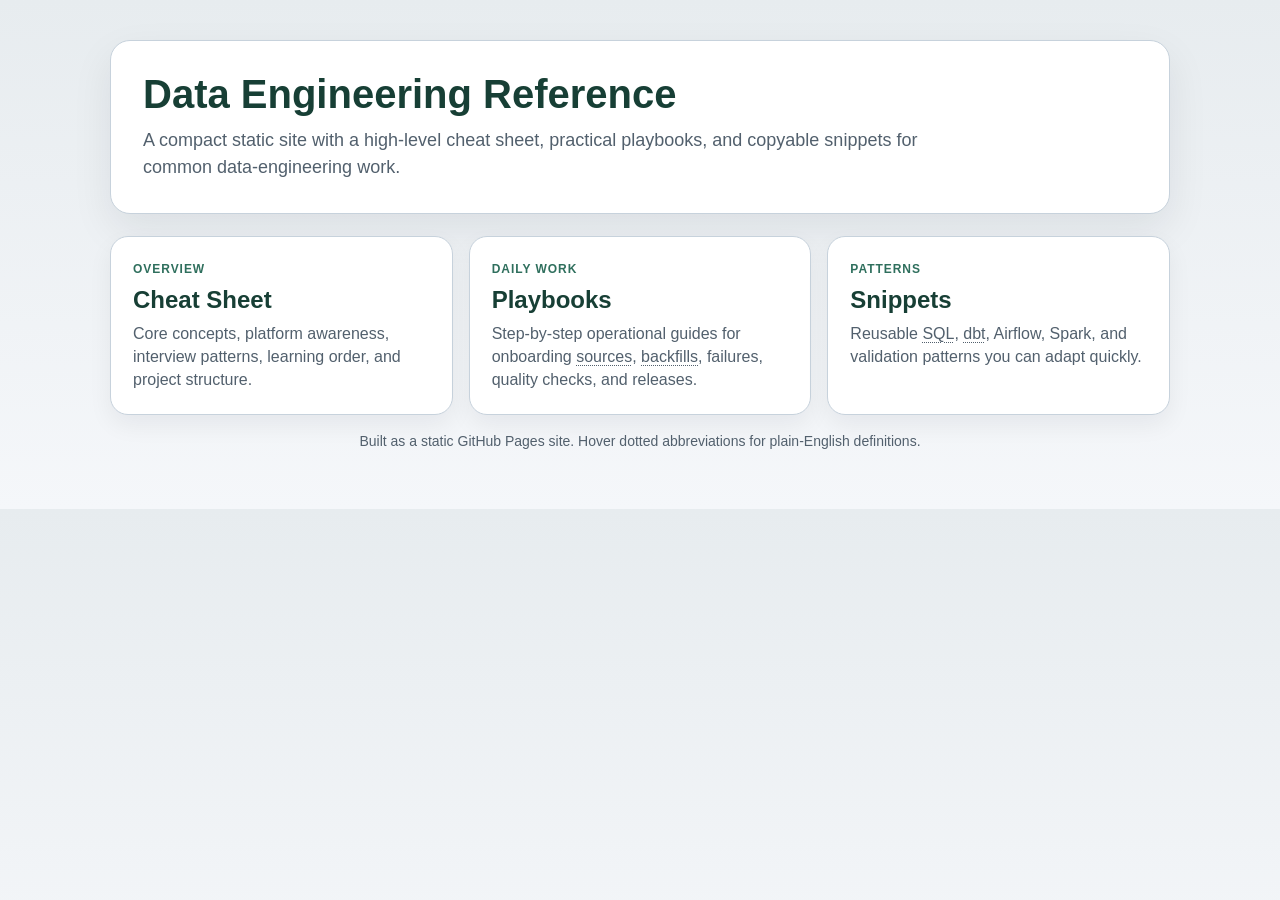
<file: index.html>
<!doctype html>
<html lang="en">
<head>
  <meta charset="utf-8" />
  <meta name="viewport" content="width=device-width, initial-scale=1" />
  <title>Data Engineering Reference</title>
  <link rel="stylesheet" href="tooltip-acronyms.css" />
  <style>
    :root {
      --bg: #edf1f5;
      --panel: #ffffff;
      --ink: #1f2933;
      --muted: #52606d;
      --accent: #173f35;
      --accent-2: #2f6f5d;
      --border: #c7d2dc;
    }

    * { box-sizing: border-box; }

    body {
      margin: 0;
      font-family: -apple-system, BlinkMacSystemFont, "Segoe UI", sans-serif;
      background: linear-gradient(180deg, #e7ecef, #f5f7fa);
      color: var(--ink);
    }

    .wrap {
      max-width: 1100px;
      margin: 0 auto;
      padding: 40px 20px 60px;
    }

    .hero {
      background: var(--panel);
      border: 1px solid var(--border);
      border-radius: 20px;
      padding: 32px;
      box-shadow: 0 16px 40px rgba(15, 23, 42, 0.08);
      margin-bottom: 22px;
    }

    h1 {
      margin: 0 0 12px;
      font-size: 40px;
      line-height: 1.05;
      color: var(--accent);
    }

    .hero p {
      margin: 0;
      font-size: 18px;
      line-height: 1.5;
      color: var(--muted);
      max-width: 800px;
    }

    .grid {
      display: grid;
      grid-template-columns: repeat(auto-fit, minmax(260px, 1fr));
      gap: 16px;
    }

    .card {
      display: block;
      text-decoration: none;
      color: inherit;
      background: var(--panel);
      border: 1px solid var(--border);
      border-radius: 18px;
      padding: 22px;
      box-shadow: 0 10px 24px rgba(15, 23, 42, 0.06);
      transition: transform 120ms ease, box-shadow 120ms ease, border-color 120ms ease;
    }

    .card:hover {
      transform: translateY(-2px);
      box-shadow: 0 16px 28px rgba(15, 23, 42, 0.10);
      border-color: var(--accent-2);
    }

    .eyebrow {
      display: inline-block;
      font-size: 12px;
      font-weight: 700;
      letter-spacing: 0.08em;
      text-transform: uppercase;
      color: var(--accent-2);
      margin-bottom: 10px;
    }

    .card h2 {
      margin: 0 0 8px;
      font-size: 24px;
      color: var(--accent);
    }

    .card p {
      margin: 0;
      line-height: 1.45;
      color: var(--muted);
    }

    .footer {
      margin-top: 18px;
      color: var(--muted);
      font-size: 14px;
      text-align: center;
    }
  </style>
  <script defer src="tooltip-acronyms.js"></script>
</head>
<body>
  <div class="wrap">
    <section class="hero">
      <h1>Data Engineering Reference</h1>
      <p>
        A compact static site with a high-level cheat sheet, practical playbooks,
        and copyable snippets for common data-engineering work.
      </p>
    </section>

    <section class="grid">
      <a class="card" href="data_engineer_cheatsheet.html">
        <div class="eyebrow">Overview</div>
        <h2>Cheat Sheet</h2>
        <p>Core concepts, platform awareness, interview patterns, learning order, and project structure.</p>
      </a>

      <a class="card" href="data_engineer_playbooks.html">
        <div class="eyebrow">Daily Work</div>
        <h2>Playbooks</h2>
        <p>Step-by-step operational guides for onboarding sources, backfills, failures, quality checks, and releases.</p>
      </a>

      <a class="card" href="data_engineer_snippets.html">
        <div class="eyebrow">Patterns</div>
        <h2>Snippets</h2>
        <p>Reusable SQL, dbt, Airflow, Spark, and validation patterns you can adapt quickly.</p>
      </a>
    </section>

    <div class="footer">
      Built as a static GitHub Pages site. Hover dotted abbreviations for plain-English definitions.
    </div>
  </div>
</body>
</html>
</file>
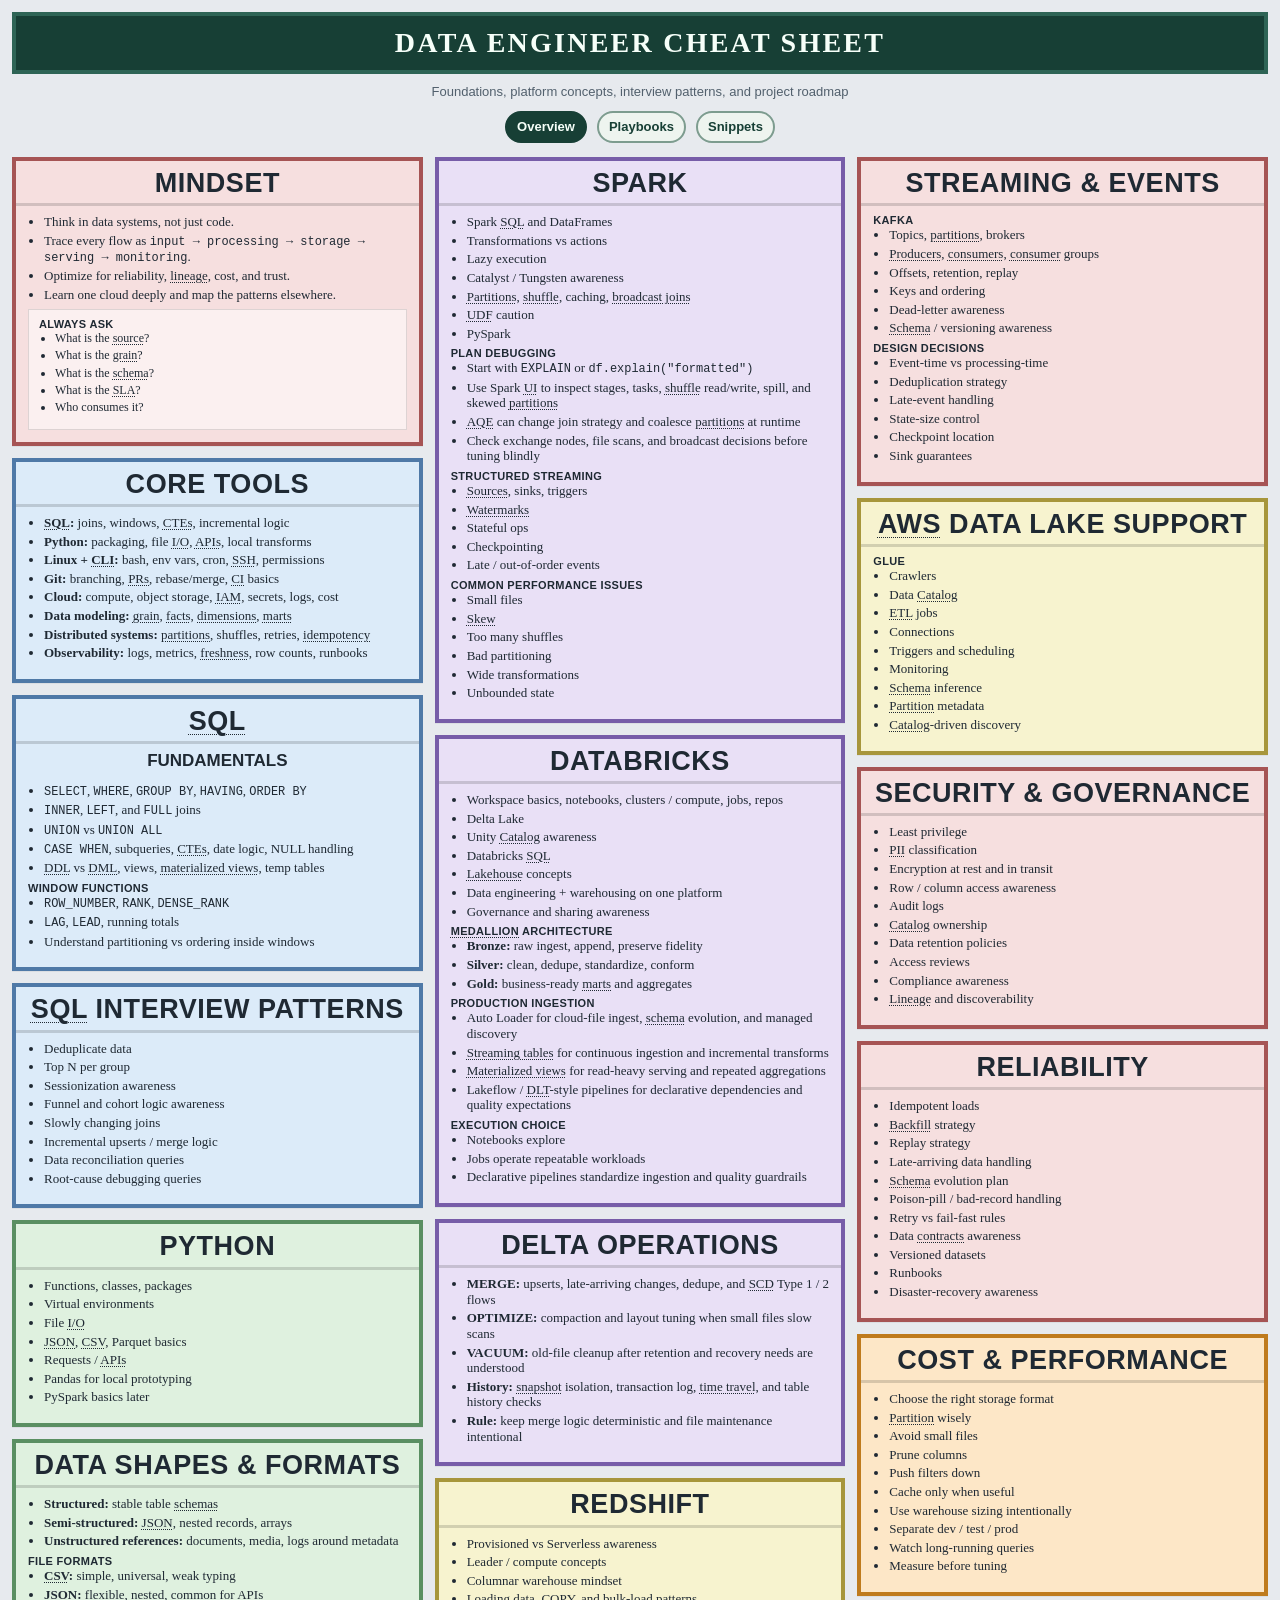
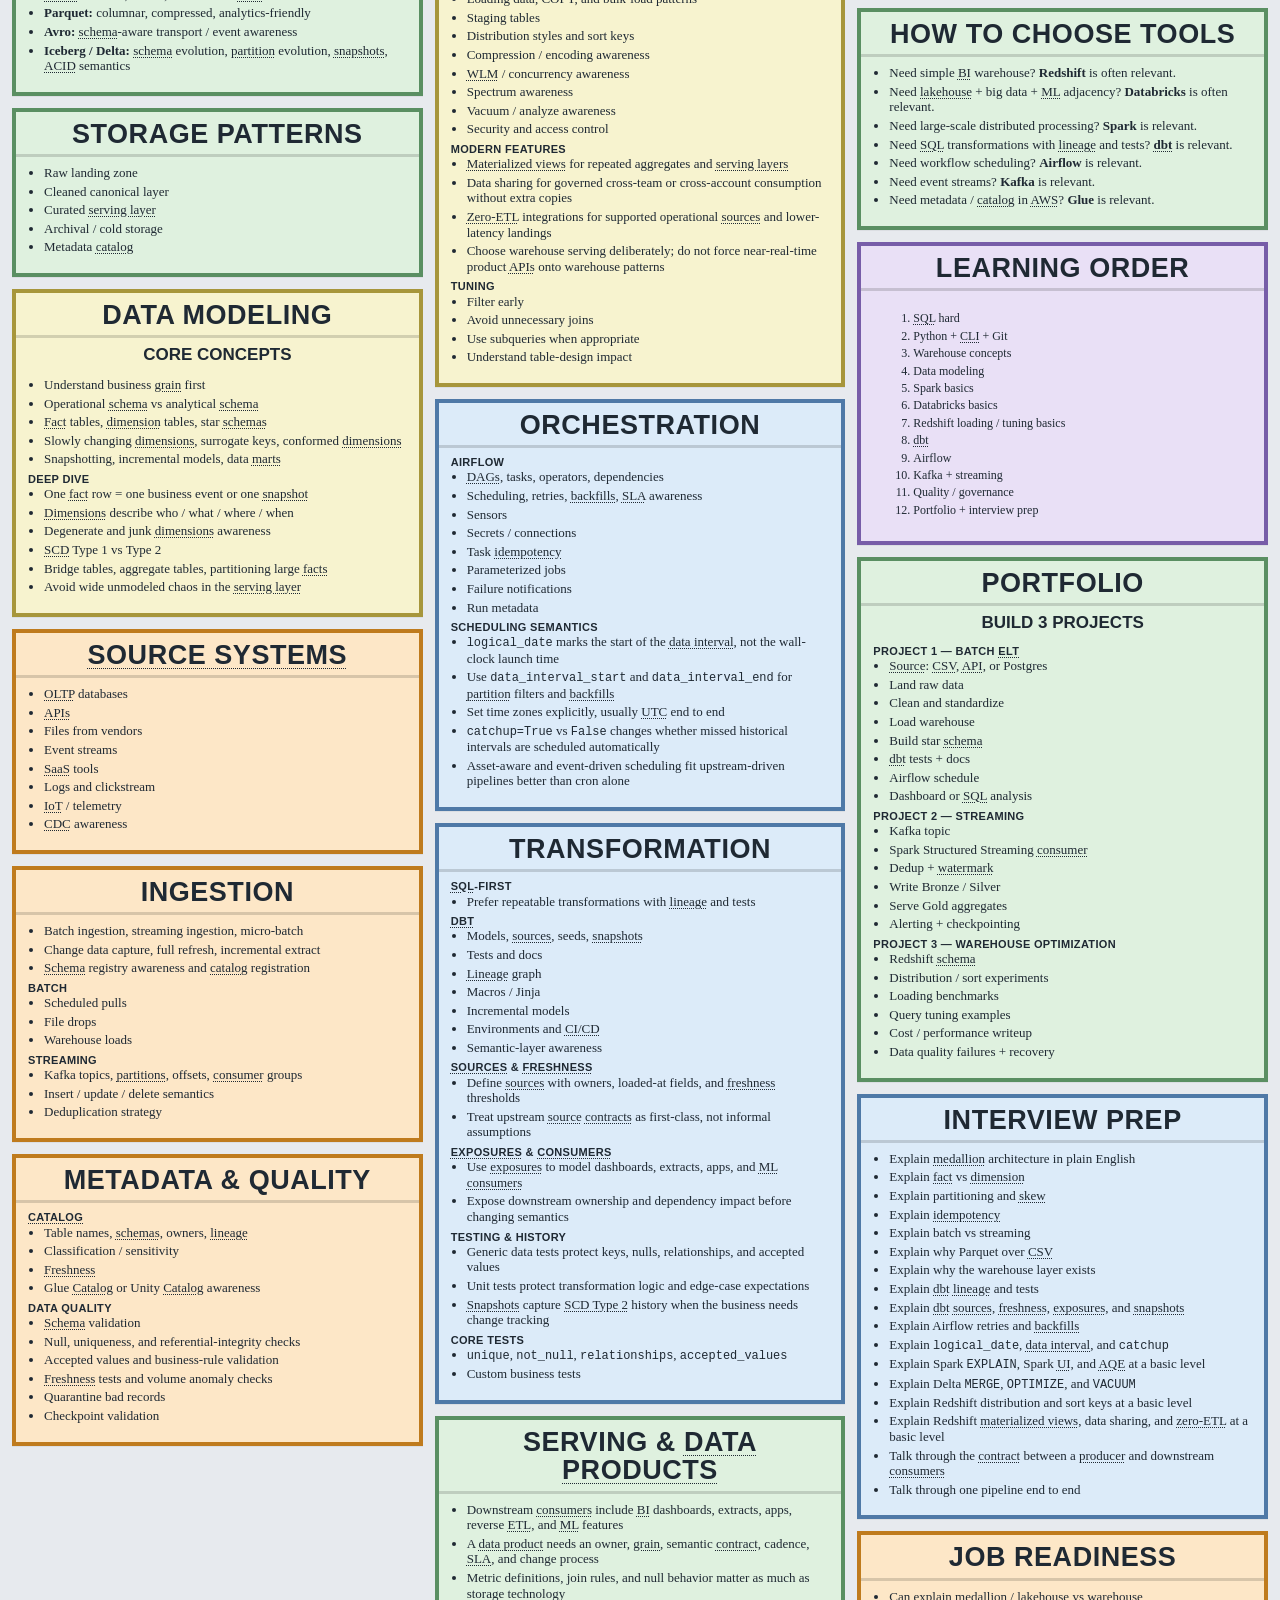
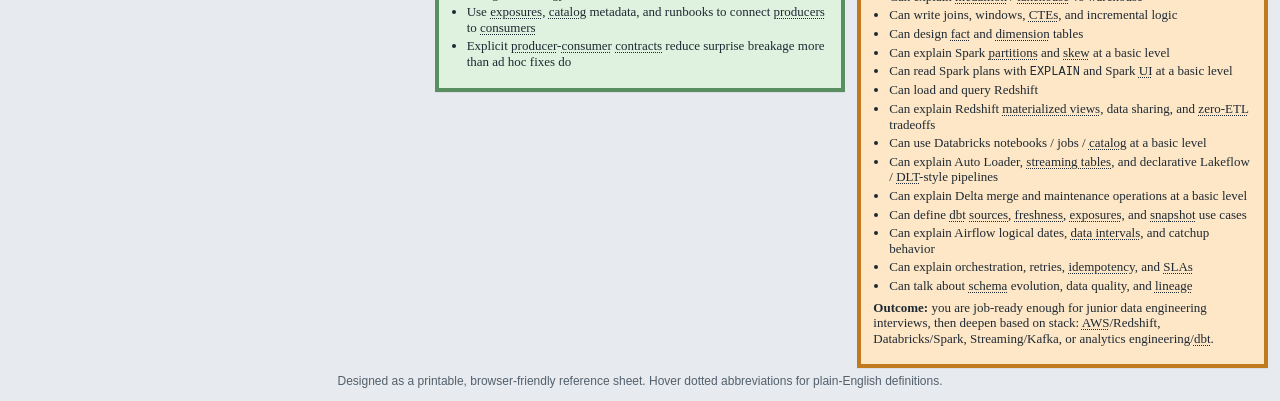
<file: data_engineer_cheatsheet.html>
<!doctype html>
<html lang="en">
<head>
  <meta charset="utf-8" />
  <meta name="viewport" content="width=device-width, initial-scale=1" />
  <title>Data Engineer Cheat Sheet</title>
  <link rel="stylesheet" href="tooltip-acronyms.css" />
  <style>
    :root {
      --paper: #fdfcf7;
      --ink: #1f2933;
      --muted: #52606d;
      --border: #b8c1cc;
      --title-bg: #173f35;
      --title-fg: #f6fff9;
      --green: #dff1df;
      --green-border: #5a8f62;
      --blue: #dcebf9;
      --blue-border: #4f79a7;
      --orange: #fde7c7;
      --orange-border: #bf7b1d;
      --red: #f6dfdf;
      --red-border: #a65454;
      --yellow: #f7f3cf;
      --yellow-border: #a7963b;
      --purple: #e9e0f6;
      --purple-border: #775da8;
    }

    * {
      box-sizing: border-box;
    }

    body {
      margin: 0;
      background: #e7eaee;
      color: var(--ink);
      font-family: Georgia, "Times New Roman", serif;
      line-height: 1.2;
    }

    .page {
      max-width: 1600px;
      margin: 0 auto;
      padding: 12px;
    }

    .banner {
      background: var(--title-bg);
      color: var(--title-fg);
      border: 4px solid #2e6455;
      padding: 10px 14px;
      text-align: center;
      text-transform: uppercase;
      letter-spacing: 0.08em;
      font-weight: 700;
      font-size: 28px;
      margin-bottom: 12px;
    }

    .subtitle {
      text-align: center;
      font-family: -apple-system, BlinkMacSystemFont, "Segoe UI", sans-serif;
      color: var(--muted);
      font-size: 13px;
      margin: -2px 0 12px;
    }

    .nav {
      display: flex;
      flex-wrap: wrap;
      justify-content: center;
      gap: 10px;
      margin: 0 0 14px;
      font-family: -apple-system, BlinkMacSystemFont, "Segoe UI", sans-serif;
    }

    .nav a {
      text-decoration: none;
      color: #173f35;
      background: #eef4ef;
      border: 2px solid #7d9c8f;
      padding: 6px 10px;
      border-radius: 999px;
      font-size: 13px;
      font-weight: 600;
    }

    .nav a.active {
      background: #173f35;
      color: #f6fff9;
      border-color: #173f35;
    }

    .sheet {
      column-count: 4;
      column-gap: 12px;
    }

    .box {
      break-inside: avoid;
      margin: 0 0 12px;
      border: 4px solid var(--border);
      background: white;
      box-shadow: 0 1px 0 rgba(0, 0, 0, 0.05);
    }

    .box.blue { border-color: var(--blue-border); background: var(--blue); }
    .box.green { border-color: var(--green-border); background: var(--green); }
    .box.orange { border-color: var(--orange-border); background: var(--orange); }
    .box.red { border-color: var(--red-border); background: var(--red); }
    .box.yellow { border-color: var(--yellow-border); background: var(--yellow); }
    .box.purple { border-color: var(--purple-border); background: var(--purple); }

    .box h2 {
      margin: 0;
      padding: 8px 10px 6px;
      border-bottom: 3px solid rgba(0, 0, 0, 0.15);
      font-family: Arial, Helvetica, sans-serif;
      font-size: 27px;
      line-height: 1.05;
      text-transform: uppercase;
      letter-spacing: 0.02em;
      text-align: center;
    }

    .box h3 {
      margin: 0;
      padding: 8px 10px 4px;
      font-family: Arial, Helvetica, sans-serif;
      font-size: 17px;
      line-height: 1.1;
      text-transform: uppercase;
      text-align: center;
    }

    .box .content {
      padding: 8px 12px 12px;
      font-size: 13px;
    }

    .content p {
      margin: 0 0 6px;
    }

    .content ul {
      margin: 0 0 6px 16px;
      padding: 0;
    }

    .content li {
      margin: 0 0 3px;
    }

    .label {
      font-weight: 700;
      text-transform: uppercase;
      letter-spacing: 0.03em;
      font-size: 11px;
      font-family: Arial, Helvetica, sans-serif;
    }

    .tiny {
      font-size: 12px;
    }

    .question-list {
      margin: 6px 0 0;
      padding: 8px 10px;
      background: rgba(255, 255, 255, 0.55);
      border: 1px solid rgba(0, 0, 0, 0.12);
    }

    code {
      font-family: "SFMono-Regular", Consolas, "Liberation Mono", Menlo, monospace;
      font-size: 0.92em;
    }

    .footer {
      margin-top: 6px;
      text-align: center;
      color: var(--muted);
      font-family: -apple-system, BlinkMacSystemFont, "Segoe UI", sans-serif;
      font-size: 12px;
    }

    @media (max-width: 1400px) {
      .sheet { column-count: 3; }
    }

    @media (max-width: 1000px) {
      .sheet { column-count: 2; }
    }

    @media (max-width: 700px) {
      .sheet { column-count: 1; }
      .box h2 { font-size: 22px; }
    }

    @media print {
      @page {
        size: 11in 17in portrait;
        margin: 0.32in;
      }

      body {
        background: white;
      }

      .page {
        max-width: none;
        padding: 0;
      }

      .sheet {
        column-count: 4;
      }
    }
  </style>
  <script defer src="tooltip-acronyms.js"></script>
</head>
<body>
  <div class="page">
    <div class="banner">Data Engineer Cheat Sheet</div>
    <div class="subtitle">Foundations, platform concepts, interview patterns, and project roadmap</div>
    <nav class="nav">
      <a class="active" href="data_engineer_cheatsheet.html">Overview</a>
      <a href="data_engineer_playbooks.html">Playbooks</a>
      <a href="data_engineer_snippets.html">Snippets</a>
    </nav>

    <div class="sheet">
      <section class="box red">
        <h2>Mindset</h2>
        <div class="content">
          <ul>
            <li>Think in data systems, not just code.</li>
            <li>Trace every flow as <code>input → processing → storage → serving → monitoring</code>.</li>
            <li>Optimize for reliability, lineage, cost, and trust.</li>
            <li>Learn one cloud deeply and map the patterns elsewhere.</li>
          </ul>
          <div class="question-list tiny">
            <div class="label">Always Ask</div>
            <ul>
              <li>What is the source?</li>
              <li>What is the grain?</li>
              <li>What is the schema?</li>
              <li>What is the SLA?</li>
              <li>Who consumes it?</li>
            </ul>
          </div>
        </div>
      </section>

      <section class="box blue">
        <h2>Core Tools</h2>
        <div class="content">
          <ul>
            <li><strong>SQL:</strong> joins, windows, CTEs, incremental logic</li>
            <li><strong>Python:</strong> packaging, file I/O, APIs, local transforms</li>
            <li><strong>Linux + CLI:</strong> bash, env vars, cron, SSH, permissions</li>
            <li><strong>Git:</strong> branching, PRs, rebase/merge, CI basics</li>
            <li><strong>Cloud:</strong> compute, object storage, IAM, secrets, logs, cost</li>
            <li><strong>Data modeling:</strong> grain, facts, dimensions, marts</li>
            <li><strong>Distributed systems:</strong> partitions, shuffles, retries, idempotency</li>
            <li><strong>Observability:</strong> logs, metrics, freshness, row counts, runbooks</li>
          </ul>
        </div>
      </section>

      <section class="box blue">
        <h2>SQL</h2>
        <h3>Fundamentals</h3>
        <div class="content">
          <ul>
            <li><code>SELECT</code>, <code>WHERE</code>, <code>GROUP BY</code>, <code>HAVING</code>, <code>ORDER BY</code></li>
            <li><code>INNER</code>, <code>LEFT</code>, and <code>FULL</code> joins</li>
            <li><code>UNION</code> vs <code>UNION ALL</code></li>
            <li><code>CASE WHEN</code>, subqueries, CTEs, date logic, NULL handling</li>
            <li>DDL vs DML, views, materialized views, temp tables</li>
          </ul>
          <div class="label">Window Functions</div>
          <ul>
            <li><code>ROW_NUMBER</code>, <code>RANK</code>, <code>DENSE_RANK</code></li>
            <li><code>LAG</code>, <code>LEAD</code>, running totals</li>
            <li>Understand partitioning vs ordering inside windows</li>
          </ul>
        </div>
      </section>

      <section class="box blue">
        <h2>SQL Interview Patterns</h2>
        <div class="content">
          <ul>
            <li>Deduplicate data</li>
            <li>Top N per group</li>
            <li>Sessionization awareness</li>
            <li>Funnel and cohort logic awareness</li>
            <li>Slowly changing joins</li>
            <li>Incremental upserts / merge logic</li>
            <li>Data reconciliation queries</li>
            <li>Root-cause debugging queries</li>
          </ul>
        </div>
      </section>

      <section class="box green">
        <h2>Python</h2>
        <div class="content">
          <ul>
            <li>Functions, classes, packages</li>
            <li>Virtual environments</li>
            <li>File I/O</li>
            <li>JSON, CSV, Parquet basics</li>
            <li>Requests / APIs</li>
            <li>Pandas for local prototyping</li>
            <li>PySpark basics later</li>
          </ul>
        </div>
      </section>

      <section class="box green">
        <h2>Data Shapes & Formats</h2>
        <div class="content">
          <ul>
            <li><strong>Structured:</strong> stable table schemas</li>
            <li><strong>Semi-structured:</strong> JSON, nested records, arrays</li>
            <li><strong>Unstructured references:</strong> documents, media, logs around metadata</li>
          </ul>
          <div class="label">File Formats</div>
          <ul>
            <li><strong>CSV:</strong> simple, universal, weak typing</li>
            <li><strong>JSON:</strong> flexible, nested, common for APIs</li>
            <li><strong>Parquet:</strong> columnar, compressed, analytics-friendly</li>
            <li><strong>Avro:</strong> schema-aware transport / event awareness</li>
            <li><strong>Iceberg / Delta:</strong> schema evolution, partition evolution, snapshots, ACID semantics</li>
          </ul>
        </div>
      </section>

      <section class="box green">
        <h2>Storage Patterns</h2>
        <div class="content">
          <ul>
            <li>Raw landing zone</li>
            <li>Cleaned canonical layer</li>
            <li>Curated serving layer</li>
            <li>Archival / cold storage</li>
            <li>Metadata catalog</li>
          </ul>
        </div>
      </section>

      <section class="box yellow">
        <h2>Data Modeling</h2>
        <h3>Core Concepts</h3>
        <div class="content">
          <ul>
            <li>Understand business grain first</li>
            <li>Operational schema vs analytical schema</li>
            <li>Fact tables, dimension tables, star schemas</li>
            <li>Slowly changing dimensions, surrogate keys, conformed dimensions</li>
            <li>Snapshotting, incremental models, data marts</li>
          </ul>
          <div class="label">Deep Dive</div>
          <ul>
            <li>One fact row = one business event or one snapshot</li>
            <li>Dimensions describe who / what / where / when</li>
            <li>Degenerate and junk dimensions awareness</li>
            <li>SCD Type 1 vs Type 2</li>
            <li>Bridge tables, aggregate tables, partitioning large facts</li>
            <li>Avoid wide unmodeled chaos in the serving layer</li>
          </ul>
        </div>
      </section>

      <section class="box orange">
        <h2>Source Systems</h2>
        <div class="content">
          <ul>
            <li>OLTP databases</li>
            <li>APIs</li>
            <li>Files from vendors</li>
            <li>Event streams</li>
            <li>SaaS tools</li>
            <li>Logs and clickstream</li>
            <li>IoT / telemetry</li>
            <li>CDC awareness</li>
          </ul>
        </div>
      </section>

      <section class="box orange">
        <h2>Ingestion</h2>
        <div class="content">
          <ul>
            <li>Batch ingestion, streaming ingestion, micro-batch</li>
            <li>Change data capture, full refresh, incremental extract</li>
            <li>Schema registry awareness and catalog registration</li>
          </ul>
          <div class="label">Batch</div>
          <ul>
            <li>Scheduled pulls</li>
            <li>File drops</li>
            <li>Warehouse loads</li>
          </ul>
          <div class="label">Streaming</div>
          <ul>
            <li>Kafka topics, partitions, offsets, consumer groups</li>
            <li>Insert / update / delete semantics</li>
            <li>Deduplication strategy</li>
          </ul>
        </div>
      </section>

      <section class="box orange">
        <h2>Metadata & Quality</h2>
        <div class="content">
          <div class="label">Catalog</div>
          <ul>
            <li>Table names, schemas, owners, lineage</li>
            <li>Classification / sensitivity</li>
            <li>Freshness</li>
            <li>Glue Catalog or Unity Catalog awareness</li>
          </ul>
          <div class="label">Data Quality</div>
          <ul>
            <li>Schema validation</li>
            <li>Null, uniqueness, and referential-integrity checks</li>
            <li>Accepted values and business-rule validation</li>
            <li>Freshness tests and volume anomaly checks</li>
            <li>Quarantine bad records</li>
            <li>Checkpoint validation</li>
          </ul>
        </div>
      </section>

      <section class="box purple">
        <h2>Spark</h2>
        <div class="content">
          <ul>
            <li>Spark SQL and DataFrames</li>
            <li>Transformations vs actions</li>
            <li>Lazy execution</li>
            <li>Catalyst / Tungsten awareness</li>
            <li>Partitions, shuffle, caching, broadcast joins</li>
            <li>UDF caution</li>
            <li>PySpark</li>
          </ul>
          <div class="label">Plan Debugging</div>
          <ul>
            <li>Start with <code>EXPLAIN</code> or <code>df.explain("formatted")</code></li>
            <li>Use Spark UI to inspect stages, tasks, shuffle read/write, spill, and skewed partitions</li>
            <li>AQE can change join strategy and coalesce partitions at runtime</li>
            <li>Check exchange nodes, file scans, and broadcast decisions before tuning blindly</li>
          </ul>
          <div class="label">Structured Streaming</div>
          <ul>
            <li>Sources, sinks, triggers</li>
            <li>Watermarks</li>
            <li>Stateful ops</li>
            <li>Checkpointing</li>
            <li>Late / out-of-order events</li>
          </ul>
          <div class="label">Common Performance Issues</div>
          <ul>
            <li>Small files</li>
            <li>Skew</li>
            <li>Too many shuffles</li>
            <li>Bad partitioning</li>
            <li>Wide transformations</li>
            <li>Unbounded state</li>
          </ul>
        </div>
      </section>

      <section class="box purple">
        <h2>Databricks</h2>
        <div class="content">
          <ul>
            <li>Workspace basics, notebooks, clusters / compute, jobs, repos</li>
            <li>Delta Lake</li>
            <li>Unity Catalog awareness</li>
            <li>Databricks SQL</li>
            <li>Lakehouse concepts</li>
            <li>Data engineering + warehousing on one platform</li>
            <li>Governance and sharing awareness</li>
          </ul>
          <div class="label">Medallion Architecture</div>
          <ul>
            <li><strong>Bronze:</strong> raw ingest, append, preserve fidelity</li>
            <li><strong>Silver:</strong> clean, dedupe, standardize, conform</li>
            <li><strong>Gold:</strong> business-ready marts and aggregates</li>
          </ul>
          <div class="label">Production Ingestion</div>
          <ul>
            <li>Auto Loader for cloud-file ingest, schema evolution, and managed discovery</li>
            <li>Streaming tables for continuous ingestion and incremental transforms</li>
            <li>Materialized views for read-heavy serving and repeated aggregations</li>
            <li>Lakeflow / DLT-style pipelines for declarative dependencies and quality expectations</li>
          </ul>
          <div class="label">Execution Choice</div>
          <ul>
            <li>Notebooks explore</li>
            <li>Jobs operate repeatable workloads</li>
            <li>Declarative pipelines standardize ingestion and quality guardrails</li>
          </ul>
        </div>
      </section>

      <section class="box purple">
        <h2>Delta Operations</h2>
        <div class="content">
          <ul>
            <li><strong>MERGE:</strong> upserts, late-arriving changes, dedupe, and SCD Type 1 / 2 flows</li>
            <li><strong>OPTIMIZE:</strong> compaction and layout tuning when small files slow scans</li>
            <li><strong>VACUUM:</strong> old-file cleanup after retention and recovery needs are understood</li>
            <li><strong>History:</strong> snapshot isolation, transaction log, time travel, and table history checks</li>
            <li><strong>Rule:</strong> keep merge logic deterministic and file maintenance intentional</li>
          </ul>
        </div>
      </section>

      <section class="box yellow">
        <h2>Redshift</h2>
        <div class="content">
          <ul>
            <li>Provisioned vs Serverless awareness</li>
            <li>Leader / compute concepts</li>
            <li>Columnar warehouse mindset</li>
            <li>Loading data, COPY, and bulk-load patterns</li>
            <li>Staging tables</li>
            <li>Distribution styles and sort keys</li>
            <li>Compression / encoding awareness</li>
            <li>WLM / concurrency awareness</li>
            <li>Spectrum awareness</li>
            <li>Vacuum / analyze awareness</li>
            <li>Security and access control</li>
          </ul>
          <div class="label">Modern Features</div>
          <ul>
            <li>Materialized views for repeated aggregates and serving layers</li>
            <li>Data sharing for governed cross-team or cross-account consumption without extra copies</li>
            <li>Zero-ETL integrations for supported operational sources and lower-latency landings</li>
            <li>Choose warehouse serving deliberately; do not force near-real-time product APIs onto warehouse patterns</li>
          </ul>
          <div class="label">Tuning</div>
          <ul>
            <li>Filter early</li>
            <li>Avoid unnecessary joins</li>
            <li>Use subqueries when appropriate</li>
            <li>Understand table-design impact</li>
          </ul>
        </div>
      </section>

      <section class="box blue">
        <h2>Orchestration</h2>
        <div class="content">
          <div class="label">Airflow</div>
          <ul>
            <li>DAGs, tasks, operators, dependencies</li>
            <li>Scheduling, retries, backfills, SLA awareness</li>
            <li>Sensors</li>
            <li>Secrets / connections</li>
            <li>Task idempotency</li>
            <li>Parameterized jobs</li>
            <li>Failure notifications</li>
            <li>Run metadata</li>
          </ul>
          <div class="label">Scheduling Semantics</div>
          <ul>
            <li><code>logical_date</code> marks the start of the data interval, not the wall-clock launch time</li>
            <li>Use <code>data_interval_start</code> and <code>data_interval_end</code> for partition filters and backfills</li>
            <li>Set time zones explicitly, usually UTC end to end</li>
            <li><code>catchup=True</code> vs <code>False</code> changes whether missed historical intervals are scheduled automatically</li>
            <li>Asset-aware and event-driven scheduling fit upstream-driven pipelines better than cron alone</li>
          </ul>
        </div>
      </section>

      <section class="box blue">
        <h2>Transformation</h2>
        <div class="content">
          <div class="label">SQL-First</div>
          <ul>
            <li>Prefer repeatable transformations with lineage and tests</li>
          </ul>
          <div class="label">dbt</div>
          <ul>
            <li>Models, sources, seeds, snapshots</li>
            <li>Tests and docs</li>
            <li>Lineage graph</li>
            <li>Macros / Jinja</li>
            <li>Incremental models</li>
            <li>Environments and CI/CD</li>
            <li>Semantic-layer awareness</li>
          </ul>
          <div class="label">Sources & Freshness</div>
          <ul>
            <li>Define sources with owners, loaded-at fields, and freshness thresholds</li>
            <li>Treat upstream source contracts as first-class, not informal assumptions</li>
          </ul>
          <div class="label">Exposures & Consumers</div>
          <ul>
            <li>Use exposures to model dashboards, extracts, apps, and ML consumers</li>
            <li>Expose downstream ownership and dependency impact before changing semantics</li>
          </ul>
          <div class="label">Testing & History</div>
          <ul>
            <li>Generic data tests protect keys, nulls, relationships, and accepted values</li>
            <li>Unit tests protect transformation logic and edge-case expectations</li>
            <li>Snapshots capture SCD Type 2 history when the business needs change tracking</li>
          </ul>
          <div class="label">Core Tests</div>
          <ul>
            <li><code>unique</code>, <code>not_null</code>, <code>relationships</code>, <code>accepted_values</code></li>
            <li>Custom business tests</li>
          </ul>
        </div>
      </section>

      <section class="box green">
        <h2>Serving & Data Products</h2>
        <div class="content">
          <ul>
            <li>Downstream consumers include BI dashboards, extracts, apps, reverse ETL, and ML features</li>
            <li>A data product needs an owner, grain, semantic contract, cadence, SLA, and change process</li>
            <li>Metric definitions, join rules, and null behavior matter as much as storage technology</li>
            <li>Use exposures, catalog metadata, and runbooks to connect producers to consumers</li>
            <li>Explicit producer-consumer contracts reduce surprise breakage more than ad hoc fixes do</li>
          </ul>
        </div>
      </section>

      <section class="box red">
        <h2>Streaming & Events</h2>
        <div class="content">
          <div class="label">Kafka</div>
          <ul>
            <li>Topics, partitions, brokers</li>
            <li>Producers, consumers, consumer groups</li>
            <li>Offsets, retention, replay</li>
            <li>Keys and ordering</li>
            <li>Dead-letter awareness</li>
            <li>Schema / versioning awareness</li>
          </ul>
          <div class="label">Design Decisions</div>
          <ul>
            <li>Event-time vs processing-time</li>
            <li>Deduplication strategy</li>
            <li>Late-event handling</li>
            <li>State-size control</li>
            <li>Checkpoint location</li>
            <li>Sink guarantees</li>
          </ul>
        </div>
      </section>

      <section class="box yellow">
        <h2>AWS Data Lake Support</h2>
        <div class="content">
          <div class="label">Glue</div>
          <ul>
            <li>Crawlers</li>
            <li>Data Catalog</li>
            <li>ETL jobs</li>
            <li>Connections</li>
            <li>Triggers and scheduling</li>
            <li>Monitoring</li>
            <li>Schema inference</li>
            <li>Partition metadata</li>
            <li>Catalog-driven discovery</li>
          </ul>
        </div>
      </section>

      <section class="box red">
        <h2>Security & Governance</h2>
        <div class="content">
          <ul>
            <li>Least privilege</li>
            <li>PII classification</li>
            <li>Encryption at rest and in transit</li>
            <li>Row / column access awareness</li>
            <li>Audit logs</li>
            <li>Catalog ownership</li>
            <li>Data retention policies</li>
            <li>Access reviews</li>
            <li>Compliance awareness</li>
            <li>Lineage and discoverability</li>
          </ul>
        </div>
      </section>

      <section class="box red">
        <h2>Reliability</h2>
        <div class="content">
          <ul>
            <li>Idempotent loads</li>
            <li>Backfill strategy</li>
            <li>Replay strategy</li>
            <li>Late-arriving data handling</li>
            <li>Schema evolution plan</li>
            <li>Poison-pill / bad-record handling</li>
            <li>Retry vs fail-fast rules</li>
            <li>Data contracts awareness</li>
            <li>Versioned datasets</li>
            <li>Runbooks</li>
            <li>Disaster-recovery awareness</li>
          </ul>
        </div>
      </section>

      <section class="box orange">
        <h2>Cost & Performance</h2>
        <div class="content">
          <ul>
            <li>Choose the right storage format</li>
            <li>Partition wisely</li>
            <li>Avoid small files</li>
            <li>Prune columns</li>
            <li>Push filters down</li>
            <li>Cache only when useful</li>
            <li>Use warehouse sizing intentionally</li>
            <li>Separate dev / test / prod</li>
            <li>Watch long-running queries</li>
            <li>Measure before tuning</li>
          </ul>
        </div>
      </section>

      <section class="box green">
        <h2>How to Choose Tools</h2>
        <div class="content">
          <ul>
            <li>Need simple BI warehouse? <strong>Redshift</strong> is often relevant.</li>
            <li>Need lakehouse + big data + ML adjacency? <strong>Databricks</strong> is often relevant.</li>
            <li>Need large-scale distributed processing? <strong>Spark</strong> is relevant.</li>
            <li>Need SQL transformations with lineage and tests? <strong>dbt</strong> is relevant.</li>
            <li>Need workflow scheduling? <strong>Airflow</strong> is relevant.</li>
            <li>Need event streams? <strong>Kafka</strong> is relevant.</li>
            <li>Need metadata / catalog in AWS? <strong>Glue</strong> is relevant.</li>
          </ul>
        </div>
      </section>

      <section class="box purple">
        <h2>Learning Order</h2>
        <div class="content">
          <ol class="tiny">
            <li>SQL hard</li>
            <li>Python + CLI + Git</li>
            <li>Warehouse concepts</li>
            <li>Data modeling</li>
            <li>Spark basics</li>
            <li>Databricks basics</li>
            <li>Redshift loading / tuning basics</li>
            <li>dbt</li>
            <li>Airflow</li>
            <li>Kafka + streaming</li>
            <li>Quality / governance</li>
            <li>Portfolio + interview prep</li>
          </ol>
        </div>
      </section>

      <section class="box green">
        <h2>Portfolio</h2>
        <h3>Build 3 Projects</h3>
        <div class="content">
          <div class="label">Project 1 — Batch ELT</div>
          <ul>
            <li>Source: CSV, API, or Postgres</li>
            <li>Land raw data</li>
            <li>Clean and standardize</li>
            <li>Load warehouse</li>
            <li>Build star schema</li>
            <li>dbt tests + docs</li>
            <li>Airflow schedule</li>
            <li>Dashboard or SQL analysis</li>
          </ul>
          <div class="label">Project 2 — Streaming</div>
          <ul>
            <li>Kafka topic</li>
            <li>Spark Structured Streaming consumer</li>
            <li>Dedup + watermark</li>
            <li>Write Bronze / Silver</li>
            <li>Serve Gold aggregates</li>
            <li>Alerting + checkpointing</li>
          </ul>
          <div class="label">Project 3 — Warehouse Optimization</div>
          <ul>
            <li>Redshift schema</li>
            <li>Distribution / sort experiments</li>
            <li>Loading benchmarks</li>
            <li>Query tuning examples</li>
            <li>Cost / performance writeup</li>
            <li>Data quality failures + recovery</li>
          </ul>
        </div>
      </section>

      <section class="box blue">
        <h2>Interview Prep</h2>
        <div class="content">
          <ul>
            <li>Explain medallion architecture in plain English</li>
            <li>Explain fact vs dimension</li>
            <li>Explain partitioning and skew</li>
            <li>Explain idempotency</li>
            <li>Explain batch vs streaming</li>
            <li>Explain why Parquet over CSV</li>
            <li>Explain why the warehouse layer exists</li>
            <li>Explain dbt lineage and tests</li>
            <li>Explain dbt sources, freshness, exposures, and snapshots</li>
            <li>Explain Airflow retries and backfills</li>
            <li>Explain <code>logical_date</code>, data interval, and <code>catchup</code></li>
            <li>Explain Spark <code>EXPLAIN</code>, Spark UI, and AQE at a basic level</li>
            <li>Explain Delta <code>MERGE</code>, <code>OPTIMIZE</code>, and <code>VACUUM</code></li>
            <li>Explain Redshift distribution and sort keys at a basic level</li>
            <li>Explain Redshift materialized views, data sharing, and zero-ETL at a basic level</li>
            <li>Talk through the contract between a producer and downstream consumers</li>
            <li>Talk through one pipeline end to end</li>
          </ul>
        </div>
      </section>

      <section class="box orange">
        <h2>Job Readiness</h2>
        <div class="content">
          <ul>
            <li>Can explain medallion / lakehouse vs warehouse</li>
            <li>Can write joins, windows, CTEs, and incremental logic</li>
            <li>Can design fact and dimension tables</li>
            <li>Can explain Spark partitions and skew at a basic level</li>
            <li>Can read Spark plans with <code>EXPLAIN</code> and Spark UI at a basic level</li>
            <li>Can load and query Redshift</li>
            <li>Can explain Redshift materialized views, data sharing, and zero-ETL tradeoffs</li>
            <li>Can use Databricks notebooks / jobs / catalog at a basic level</li>
            <li>Can explain Auto Loader, streaming tables, and declarative Lakeflow / DLT-style pipelines</li>
            <li>Can explain Delta merge and maintenance operations at a basic level</li>
            <li>Can define dbt sources, freshness, exposures, and snapshot use cases</li>
            <li>Can explain Airflow logical dates, data intervals, and catchup behavior</li>
            <li>Can explain orchestration, retries, idempotency, and SLAs</li>
            <li>Can talk about schema evolution, data quality, and lineage</li>
          </ul>
          <p><strong>Outcome:</strong> you are job-ready enough for junior data engineering interviews, then deepen based on stack: AWS/Redshift, Databricks/Spark, Streaming/Kafka, or analytics engineering/dbt.</p>
        </div>
      </section>
    </div>

    <div class="footer">Designed as a printable, browser-friendly reference sheet. Hover dotted abbreviations for plain-English definitions.</div>
  </div>
</body>
</html>
</file>
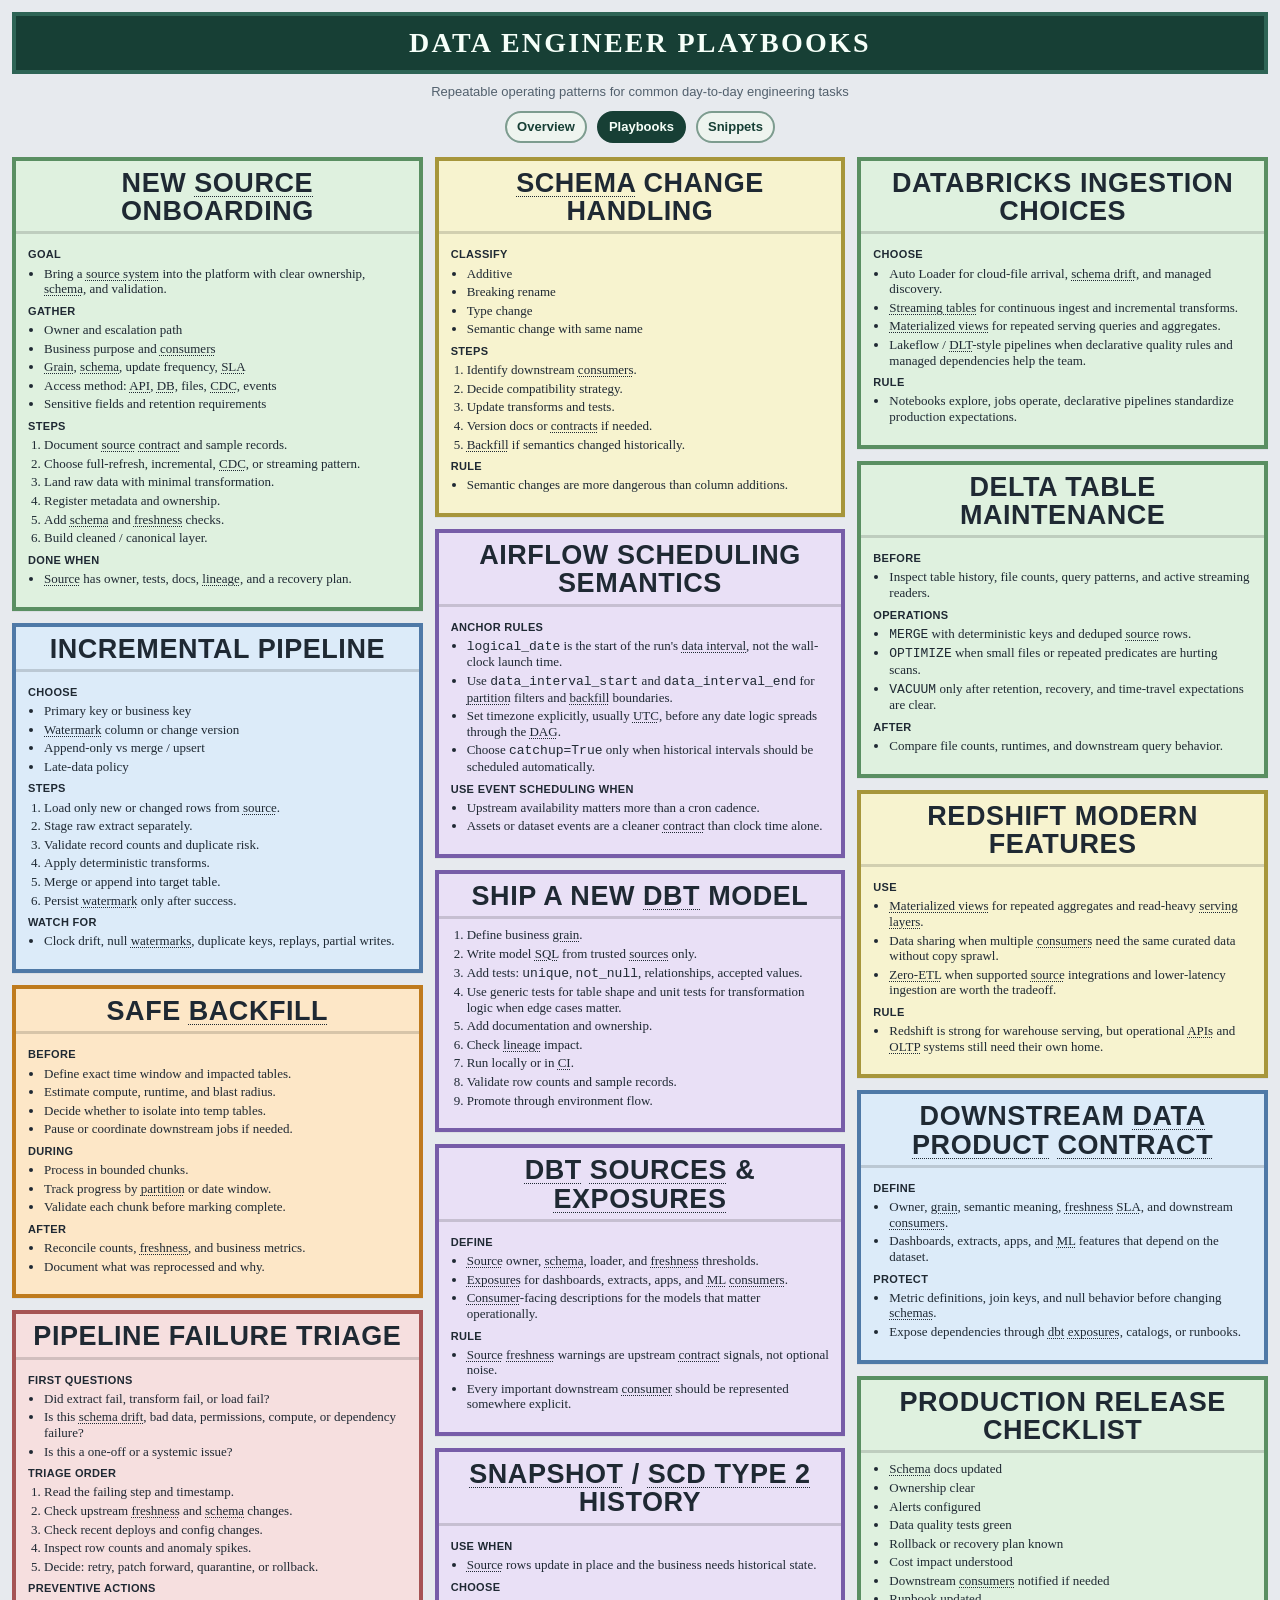
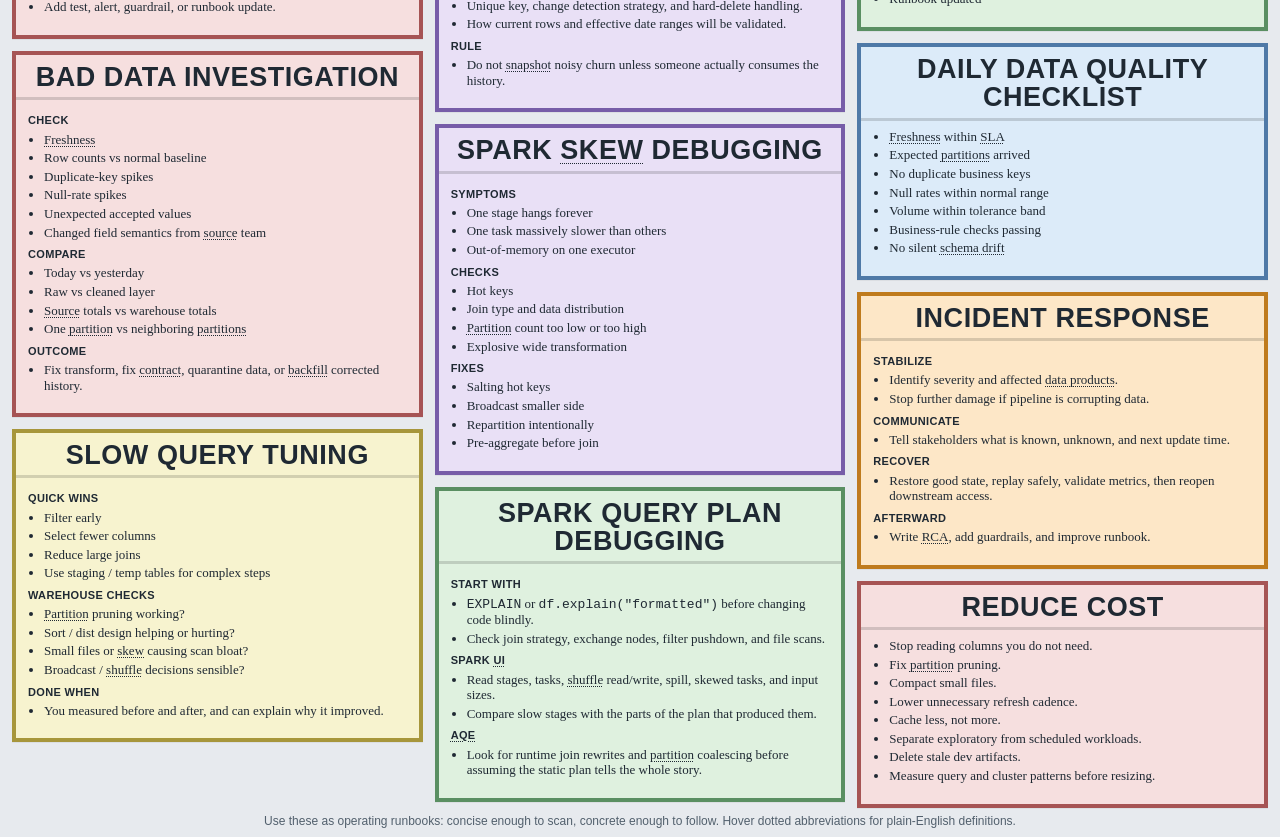
<file: data_engineer_playbooks.html>
<!doctype html>
<html lang="en">
<head>
  <meta charset="utf-8" />
  <meta name="viewport" content="width=device-width, initial-scale=1" />
  <title>Data Engineer Playbooks</title>
  <link rel="stylesheet" href="tooltip-acronyms.css" />
  <style>
    :root {
      --paper: #fdfcf7;
      --ink: #1f2933;
      --muted: #52606d;
      --border: #b8c1cc;
      --title-bg: #173f35;
      --title-fg: #f6fff9;
      --green: #dff1df;
      --green-border: #5a8f62;
      --blue: #dcebf9;
      --blue-border: #4f79a7;
      --orange: #fde7c7;
      --orange-border: #bf7b1d;
      --red: #f6dfdf;
      --red-border: #a65454;
      --yellow: #f7f3cf;
      --yellow-border: #a7963b;
      --purple: #e9e0f6;
      --purple-border: #775da8;
    }

    * { box-sizing: border-box; }

    body {
      margin: 0;
      background: #e7eaee;
      color: var(--ink);
      font-family: Georgia, "Times New Roman", serif;
      line-height: 1.2;
    }

    .page {
      max-width: 1600px;
      margin: 0 auto;
      padding: 12px;
    }

    .banner {
      background: var(--title-bg);
      color: var(--title-fg);
      border: 4px solid #2e6455;
      padding: 10px 14px;
      text-align: center;
      text-transform: uppercase;
      letter-spacing: 0.08em;
      font-weight: 700;
      font-size: 28px;
      margin-bottom: 12px;
    }

    .subtitle {
      text-align: center;
      font-family: -apple-system, BlinkMacSystemFont, "Segoe UI", sans-serif;
      color: var(--muted);
      font-size: 13px;
      margin: -2px 0 12px;
    }

    .nav {
      display: flex;
      flex-wrap: wrap;
      justify-content: center;
      gap: 10px;
      margin: 0 0 14px;
      font-family: -apple-system, BlinkMacSystemFont, "Segoe UI", sans-serif;
    }

    .nav a {
      text-decoration: none;
      color: #173f35;
      background: #eef4ef;
      border: 2px solid #7d9c8f;
      padding: 6px 10px;
      border-radius: 999px;
      font-size: 13px;
      font-weight: 600;
    }

    .nav a.active {
      background: #173f35;
      color: #f6fff9;
      border-color: #173f35;
    }

    .sheet {
      column-count: 3;
      column-gap: 12px;
    }

    .box {
      break-inside: avoid;
      margin: 0 0 12px;
      border: 4px solid var(--border);
      background: white;
      box-shadow: 0 1px 0 rgba(0, 0, 0, 0.05);
    }

    .box.blue { border-color: var(--blue-border); background: var(--blue); }
    .box.green { border-color: var(--green-border); background: var(--green); }
    .box.orange { border-color: var(--orange-border); background: var(--orange); }
    .box.red { border-color: var(--red-border); background: var(--red); }
    .box.yellow { border-color: var(--yellow-border); background: var(--yellow); }
    .box.purple { border-color: var(--purple-border); background: var(--purple); }

    .box h2 {
      margin: 0;
      padding: 8px 10px 6px;
      border-bottom: 3px solid rgba(0, 0, 0, 0.15);
      font-family: Arial, Helvetica, sans-serif;
      font-size: 27px;
      line-height: 1.05;
      text-transform: uppercase;
      letter-spacing: 0.02em;
      text-align: center;
    }

    .box h3 {
      margin: 0;
      padding: 8px 10px 4px;
      font-family: Arial, Helvetica, sans-serif;
      font-size: 15px;
      line-height: 1.1;
      text-transform: uppercase;
      text-align: center;
    }

    .box .content {
      padding: 8px 12px 12px;
      font-size: 13px;
    }

    .content ul,
    .content ol {
      margin: 0 0 8px 16px;
      padding: 0;
    }

    .content li {
      margin: 0 0 3px;
    }

    .label {
      font-weight: 700;
      text-transform: uppercase;
      letter-spacing: 0.03em;
      font-size: 11px;
      font-family: Arial, Helvetica, sans-serif;
      margin: 6px 0 4px;
    }

    .footer {
      margin-top: 6px;
      text-align: center;
      color: var(--muted);
      font-family: -apple-system, BlinkMacSystemFont, "Segoe UI", sans-serif;
      font-size: 12px;
    }

    @media (max-width: 1200px) { .sheet { column-count: 2; } }
    @media (max-width: 700px) { .sheet { column-count: 1; } }

    @media print {
      @page {
        size: 11in 17in portrait;
        margin: 0.32in;
      }

      body { background: white; }
      .page { max-width: none; padding: 0; }
      .sheet { column-count: 3; }
    }
  </style>
  <script defer src="tooltip-acronyms.js"></script>
</head>
<body>
  <div class="page">
    <div class="banner">Data Engineer Playbooks</div>
    <div class="subtitle">Repeatable operating patterns for common day-to-day engineering tasks</div>
    <nav class="nav">
      <a href="data_engineer_cheatsheet.html">Overview</a>
      <a class="active" href="data_engineer_playbooks.html">Playbooks</a>
      <a href="data_engineer_snippets.html">Snippets</a>
    </nav>

    <div class="sheet">
      <section class="box green">
        <h2>New Source Onboarding</h2>
        <div class="content">
          <div class="label">Goal</div>
          <ul>
            <li>Bring a source system into the platform with clear ownership, schema, and validation.</li>
          </ul>
          <div class="label">Gather</div>
          <ul>
            <li>Owner and escalation path</li>
            <li>Business purpose and consumers</li>
            <li>Grain, schema, update frequency, SLA</li>
            <li>Access method: API, DB, files, CDC, events</li>
            <li>Sensitive fields and retention requirements</li>
          </ul>
          <div class="label">Steps</div>
          <ol>
            <li>Document source contract and sample records.</li>
            <li>Choose full-refresh, incremental, CDC, or streaming pattern.</li>
            <li>Land raw data with minimal transformation.</li>
            <li>Register metadata and ownership.</li>
            <li>Add schema and freshness checks.</li>
            <li>Build cleaned / canonical layer.</li>
          </ol>
          <div class="label">Done When</div>
          <ul>
            <li>Source has owner, tests, docs, lineage, and a recovery plan.</li>
          </ul>
        </div>
      </section>

      <section class="box blue">
        <h2>Incremental Pipeline</h2>
        <div class="content">
          <div class="label">Choose</div>
          <ul>
            <li>Primary key or business key</li>
            <li>Watermark column or change version</li>
            <li>Append-only vs merge / upsert</li>
            <li>Late-data policy</li>
          </ul>
          <div class="label">Steps</div>
          <ol>
            <li>Load only new or changed rows from source.</li>
            <li>Stage raw extract separately.</li>
            <li>Validate record counts and duplicate risk.</li>
            <li>Apply deterministic transforms.</li>
            <li>Merge or append into target table.</li>
            <li>Persist watermark only after success.</li>
          </ol>
          <div class="label">Watch For</div>
          <ul>
            <li>Clock drift, null watermarks, duplicate keys, replays, partial writes.</li>
          </ul>
        </div>
      </section>

      <section class="box orange">
        <h2>Safe Backfill</h2>
        <div class="content">
          <div class="label">Before</div>
          <ul>
            <li>Define exact time window and impacted tables.</li>
            <li>Estimate compute, runtime, and blast radius.</li>
            <li>Decide whether to isolate into temp tables.</li>
            <li>Pause or coordinate downstream jobs if needed.</li>
          </ul>
          <div class="label">During</div>
          <ul>
            <li>Process in bounded chunks.</li>
            <li>Track progress by partition or date window.</li>
            <li>Validate each chunk before marking complete.</li>
          </ul>
          <div class="label">After</div>
          <ul>
            <li>Reconcile counts, freshness, and business metrics.</li>
            <li>Document what was reprocessed and why.</li>
          </ul>
        </div>
      </section>

      <section class="box red">
        <h2>Pipeline Failure Triage</h2>
        <div class="content">
          <div class="label">First Questions</div>
          <ul>
            <li>Did extract fail, transform fail, or load fail?</li>
            <li>Is this schema drift, bad data, permissions, compute, or dependency failure?</li>
            <li>Is this a one-off or a systemic issue?</li>
          </ul>
          <div class="label">Triage Order</div>
          <ol>
            <li>Read the failing step and timestamp.</li>
            <li>Check upstream freshness and schema changes.</li>
            <li>Check recent deploys and config changes.</li>
            <li>Inspect row counts and anomaly spikes.</li>
            <li>Decide: retry, patch forward, quarantine, or rollback.</li>
          </ol>
          <div class="label">Preventive Actions</div>
          <ul>
            <li>Add test, alert, guardrail, or runbook update.</li>
          </ul>
        </div>
      </section>

      <section class="box red">
        <h2>Bad Data Investigation</h2>
        <div class="content">
          <div class="label">Check</div>
          <ul>
            <li>Freshness</li>
            <li>Row counts vs normal baseline</li>
            <li>Duplicate-key spikes</li>
            <li>Null-rate spikes</li>
            <li>Unexpected accepted values</li>
            <li>Changed field semantics from source team</li>
          </ul>
          <div class="label">Compare</div>
          <ul>
            <li>Today vs yesterday</li>
            <li>Raw vs cleaned layer</li>
            <li>Source totals vs warehouse totals</li>
            <li>One partition vs neighboring partitions</li>
          </ul>
          <div class="label">Outcome</div>
          <ul>
            <li>Fix transform, fix contract, quarantine data, or backfill corrected history.</li>
          </ul>
        </div>
      </section>

      <section class="box yellow">
        <h2>Slow Query Tuning</h2>
        <div class="content">
          <div class="label">Quick Wins</div>
          <ul>
            <li>Filter early</li>
            <li>Select fewer columns</li>
            <li>Reduce large joins</li>
            <li>Use staging / temp tables for complex steps</li>
          </ul>
          <div class="label">Warehouse Checks</div>
          <ul>
            <li>Partition pruning working?</li>
            <li>Sort / dist design helping or hurting?</li>
            <li>Small files or skew causing scan bloat?</li>
            <li>Broadcast / shuffle decisions sensible?</li>
          </ul>
          <div class="label">Done When</div>
          <ul>
            <li>You measured before and after, and can explain why it improved.</li>
          </ul>
        </div>
      </section>

      <section class="box yellow">
        <h2>Schema Change Handling</h2>
        <div class="content">
          <div class="label">Classify</div>
          <ul>
            <li>Additive</li>
            <li>Breaking rename</li>
            <li>Type change</li>
            <li>Semantic change with same name</li>
          </ul>
          <div class="label">Steps</div>
          <ol>
            <li>Identify downstream consumers.</li>
            <li>Decide compatibility strategy.</li>
            <li>Update transforms and tests.</li>
            <li>Version docs or contracts if needed.</li>
            <li>Backfill if semantics changed historically.</li>
          </ol>
          <div class="label">Rule</div>
          <ul>
            <li>Semantic changes are more dangerous than column additions.</li>
          </ul>
        </div>
      </section>

      <section class="box purple">
        <h2>Airflow Scheduling Semantics</h2>
        <div class="content">
          <div class="label">Anchor Rules</div>
          <ul>
            <li><code>logical_date</code> is the start of the run's data interval, not the wall-clock launch time.</li>
            <li>Use <code>data_interval_start</code> and <code>data_interval_end</code> for partition filters and backfill boundaries.</li>
            <li>Set timezone explicitly, usually UTC, before any date logic spreads through the DAG.</li>
            <li>Choose <code>catchup=True</code> only when historical intervals should be scheduled automatically.</li>
          </ul>
          <div class="label">Use Event Scheduling When</div>
          <ul>
            <li>Upstream availability matters more than a cron cadence.</li>
            <li>Assets or dataset events are a cleaner contract than clock time alone.</li>
          </ul>
        </div>
      </section>

      <section class="box purple">
        <h2>Ship a New dbt Model</h2>
        <div class="content">
          <ol>
            <li>Define business grain.</li>
            <li>Write model SQL from trusted sources only.</li>
            <li>Add tests: <code>unique</code>, <code>not_null</code>, relationships, accepted values.</li>
            <li>Use generic tests for table shape and unit tests for transformation logic when edge cases matter.</li>
            <li>Add documentation and ownership.</li>
            <li>Check lineage impact.</li>
            <li>Run locally or in CI.</li>
            <li>Validate row counts and sample records.</li>
            <li>Promote through environment flow.</li>
          </ol>
        </div>
      </section>

      <section class="box purple">
        <h2>dbt Sources & Exposures</h2>
        <div class="content">
          <div class="label">Define</div>
          <ul>
            <li>Source owner, schema, loader, and freshness thresholds.</li>
            <li>Exposures for dashboards, extracts, apps, and ML consumers.</li>
            <li>Consumer-facing descriptions for the models that matter operationally.</li>
          </ul>
          <div class="label">Rule</div>
          <ul>
            <li>Source freshness warnings are upstream contract signals, not optional noise.</li>
            <li>Every important downstream consumer should be represented somewhere explicit.</li>
          </ul>
        </div>
      </section>

      <section class="box purple">
        <h2>Snapshot / SCD Type 2 History</h2>
        <div class="content">
          <div class="label">Use When</div>
          <ul>
            <li>Source rows update in place and the business needs historical state.</li>
          </ul>
          <div class="label">Choose</div>
          <ul>
            <li>Unique key, change detection strategy, and hard-delete handling.</li>
            <li>How current rows and effective date ranges will be validated.</li>
          </ul>
          <div class="label">Rule</div>
          <ul>
            <li>Do not snapshot noisy churn unless someone actually consumes the history.</li>
          </ul>
        </div>
      </section>

      <section class="box purple">
        <h2>Spark Skew Debugging</h2>
        <div class="content">
          <div class="label">Symptoms</div>
          <ul>
            <li>One stage hangs forever</li>
            <li>One task massively slower than others</li>
            <li>Out-of-memory on one executor</li>
          </ul>
          <div class="label">Checks</div>
          <ul>
            <li>Hot keys</li>
            <li>Join type and data distribution</li>
            <li>Partition count too low or too high</li>
            <li>Explosive wide transformation</li>
          </ul>
          <div class="label">Fixes</div>
          <ul>
            <li>Salting hot keys</li>
            <li>Broadcast smaller side</li>
            <li>Repartition intentionally</li>
            <li>Pre-aggregate before join</li>
          </ul>
        </div>
      </section>

      <section class="box green">
        <h2>Spark Query Plan Debugging</h2>
        <div class="content">
          <div class="label">Start With</div>
          <ul>
            <li><code>EXPLAIN</code> or <code>df.explain("formatted")</code> before changing code blindly.</li>
            <li>Check join strategy, exchange nodes, filter pushdown, and file scans.</li>
          </ul>
          <div class="label">Spark UI</div>
          <ul>
            <li>Read stages, tasks, shuffle read/write, spill, skewed tasks, and input sizes.</li>
            <li>Compare slow stages with the parts of the plan that produced them.</li>
          </ul>
          <div class="label">AQE</div>
          <ul>
            <li>Look for runtime join rewrites and partition coalescing before assuming the static plan tells the whole story.</li>
          </ul>
        </div>
      </section>

      <section class="box green">
        <h2>Databricks Ingestion Choices</h2>
        <div class="content">
          <div class="label">Choose</div>
          <ul>
            <li>Auto Loader for cloud-file arrival, schema drift, and managed discovery.</li>
            <li>Streaming tables for continuous ingest and incremental transforms.</li>
            <li>Materialized views for repeated serving queries and aggregates.</li>
            <li>Lakeflow / DLT-style pipelines when declarative quality rules and managed dependencies help the team.</li>
          </ul>
          <div class="label">Rule</div>
          <ul>
            <li>Notebooks explore, jobs operate, declarative pipelines standardize production expectations.</li>
          </ul>
        </div>
      </section>

      <section class="box green">
        <h2>Delta Table Maintenance</h2>
        <div class="content">
          <div class="label">Before</div>
          <ul>
            <li>Inspect table history, file counts, query patterns, and active streaming readers.</li>
          </ul>
          <div class="label">Operations</div>
          <ul>
            <li><code>MERGE</code> with deterministic keys and deduped source rows.</li>
            <li><code>OPTIMIZE</code> when small files or repeated predicates are hurting scans.</li>
            <li><code>VACUUM</code> only after retention, recovery, and time-travel expectations are clear.</li>
          </ul>
          <div class="label">After</div>
          <ul>
            <li>Compare file counts, runtimes, and downstream query behavior.</li>
          </ul>
        </div>
      </section>

      <section class="box yellow">
        <h2>Redshift Modern Features</h2>
        <div class="content">
          <div class="label">Use</div>
          <ul>
            <li>Materialized views for repeated aggregates and read-heavy serving layers.</li>
            <li>Data sharing when multiple consumers need the same curated data without copy sprawl.</li>
            <li>Zero-ETL when supported source integrations and lower-latency ingestion are worth the tradeoff.</li>
          </ul>
          <div class="label">Rule</div>
          <ul>
            <li>Redshift is strong for warehouse serving, but operational APIs and OLTP systems still need their own home.</li>
          </ul>
        </div>
      </section>

      <section class="box blue">
        <h2>Downstream Data Product Contract</h2>
        <div class="content">
          <div class="label">Define</div>
          <ul>
            <li>Owner, grain, semantic meaning, freshness SLA, and downstream consumers.</li>
            <li>Dashboards, extracts, apps, and ML features that depend on the dataset.</li>
          </ul>
          <div class="label">Protect</div>
          <ul>
            <li>Metric definitions, join keys, and null behavior before changing schemas.</li>
            <li>Expose dependencies through dbt exposures, catalogs, or runbooks.</li>
          </ul>
        </div>
      </section>

      <section class="box green">
        <h2>Production Release Checklist</h2>
        <div class="content">
          <ul>
            <li>Schema docs updated</li>
            <li>Ownership clear</li>
            <li>Alerts configured</li>
            <li>Data quality tests green</li>
            <li>Rollback or recovery plan known</li>
            <li>Cost impact understood</li>
            <li>Downstream consumers notified if needed</li>
            <li>Runbook updated</li>
          </ul>
        </div>
      </section>

      <section class="box blue">
        <h2>Daily Data Quality Checklist</h2>
        <div class="content">
          <ul>
            <li>Freshness within SLA</li>
            <li>Expected partitions arrived</li>
            <li>No duplicate business keys</li>
            <li>Null rates within normal range</li>
            <li>Volume within tolerance band</li>
            <li>Business-rule checks passing</li>
            <li>No silent schema drift</li>
          </ul>
        </div>
      </section>

      <section class="box orange">
        <h2>Incident Response</h2>
        <div class="content">
          <div class="label">Stabilize</div>
          <ul>
            <li>Identify severity and affected data products.</li>
            <li>Stop further damage if pipeline is corrupting data.</li>
          </ul>
          <div class="label">Communicate</div>
          <ul>
            <li>Tell stakeholders what is known, unknown, and next update time.</li>
          </ul>
          <div class="label">Recover</div>
          <ul>
            <li>Restore good state, replay safely, validate metrics, then reopen downstream access.</li>
          </ul>
          <div class="label">Afterward</div>
          <ul>
            <li>Write RCA, add guardrails, and improve runbook.</li>
          </ul>
        </div>
      </section>

      <section class="box red">
        <h2>Reduce Cost</h2>
        <div class="content">
          <ul>
            <li>Stop reading columns you do not need.</li>
            <li>Fix partition pruning.</li>
            <li>Compact small files.</li>
            <li>Lower unnecessary refresh cadence.</li>
            <li>Cache less, not more.</li>
            <li>Separate exploratory from scheduled workloads.</li>
            <li>Delete stale dev artifacts.</li>
            <li>Measure query and cluster patterns before resizing.</li>
          </ul>
        </div>
      </section>
    </div>

    <div class="footer">Use these as operating runbooks: concise enough to scan, concrete enough to follow. Hover dotted abbreviations for plain-English definitions.</div>
  </div>
</body>
</html>
</file>
<file: tooltip-acronyms.css>
.tooltip-term {
  display: inline;
  margin: 0;
  padding: 0;
  border: 0;
  background: none;
  color: inherit;
  font: inherit;
  line-height: inherit;
  vertical-align: baseline;
  cursor: help;
  text-decoration-line: underline;
  text-decoration-style: dotted;
  text-decoration-thickness: 1px;
  text-underline-offset: 0.16em;
}

.tooltip-term:hover,
.tooltip-term:focus-visible,
.tooltip-term.is-open {
  background: rgba(23, 63, 53, 0.12);
  border-radius: 2px;
  outline: none;
}

.tooltip-overlay {
  position: fixed;
  top: 0;
  left: 0;
  z-index: 1000;
  opacity: 0;
  pointer-events: none;
  transform: translate3d(var(--tooltip-left, 0px), var(--tooltip-top, 0px), 0);
  transition: opacity 120ms ease;
}

.tooltip-overlay.is-open {
  opacity: 1;
}

.tooltip-overlay__bubble {
  width: max-content;
  min-width: 12rem;
  max-width: min(22rem, calc(100vw - 24px));
  max-height: min(16rem, calc(100vh - 24px));
  overflow-y: auto;
  padding: 0.6rem 0.75rem;
  border-radius: 0.55rem;
  background: #173f35;
  color: #f6fff9;
  box-shadow: 0 10px 26px rgba(15, 23, 42, 0.18);
  font-family: -apple-system, BlinkMacSystemFont, "Segoe UI", sans-serif;
  font-size: 12px;
  font-weight: 500;
  line-height: 1.35;
  letter-spacing: normal;
  text-align: left;
  text-transform: none;
  white-space: normal;
}

.tooltip-overlay__arrow {
  position: absolute;
  left: var(--tooltip-arrow-left, 50%);
  transform: translateX(-50%);
  width: 0;
  height: 0;
  border-style: solid;
}

.tooltip-overlay[data-placement="top"] .tooltip-overlay__arrow {
  top: 100%;
  border-width: 7px 7px 0 7px;
  border-color: #173f35 transparent transparent transparent;
}

.tooltip-overlay[data-placement="bottom"] .tooltip-overlay__arrow {
  bottom: 100%;
  border-width: 0 7px 7px 7px;
  border-color: transparent transparent #173f35 transparent;
}
</file>
